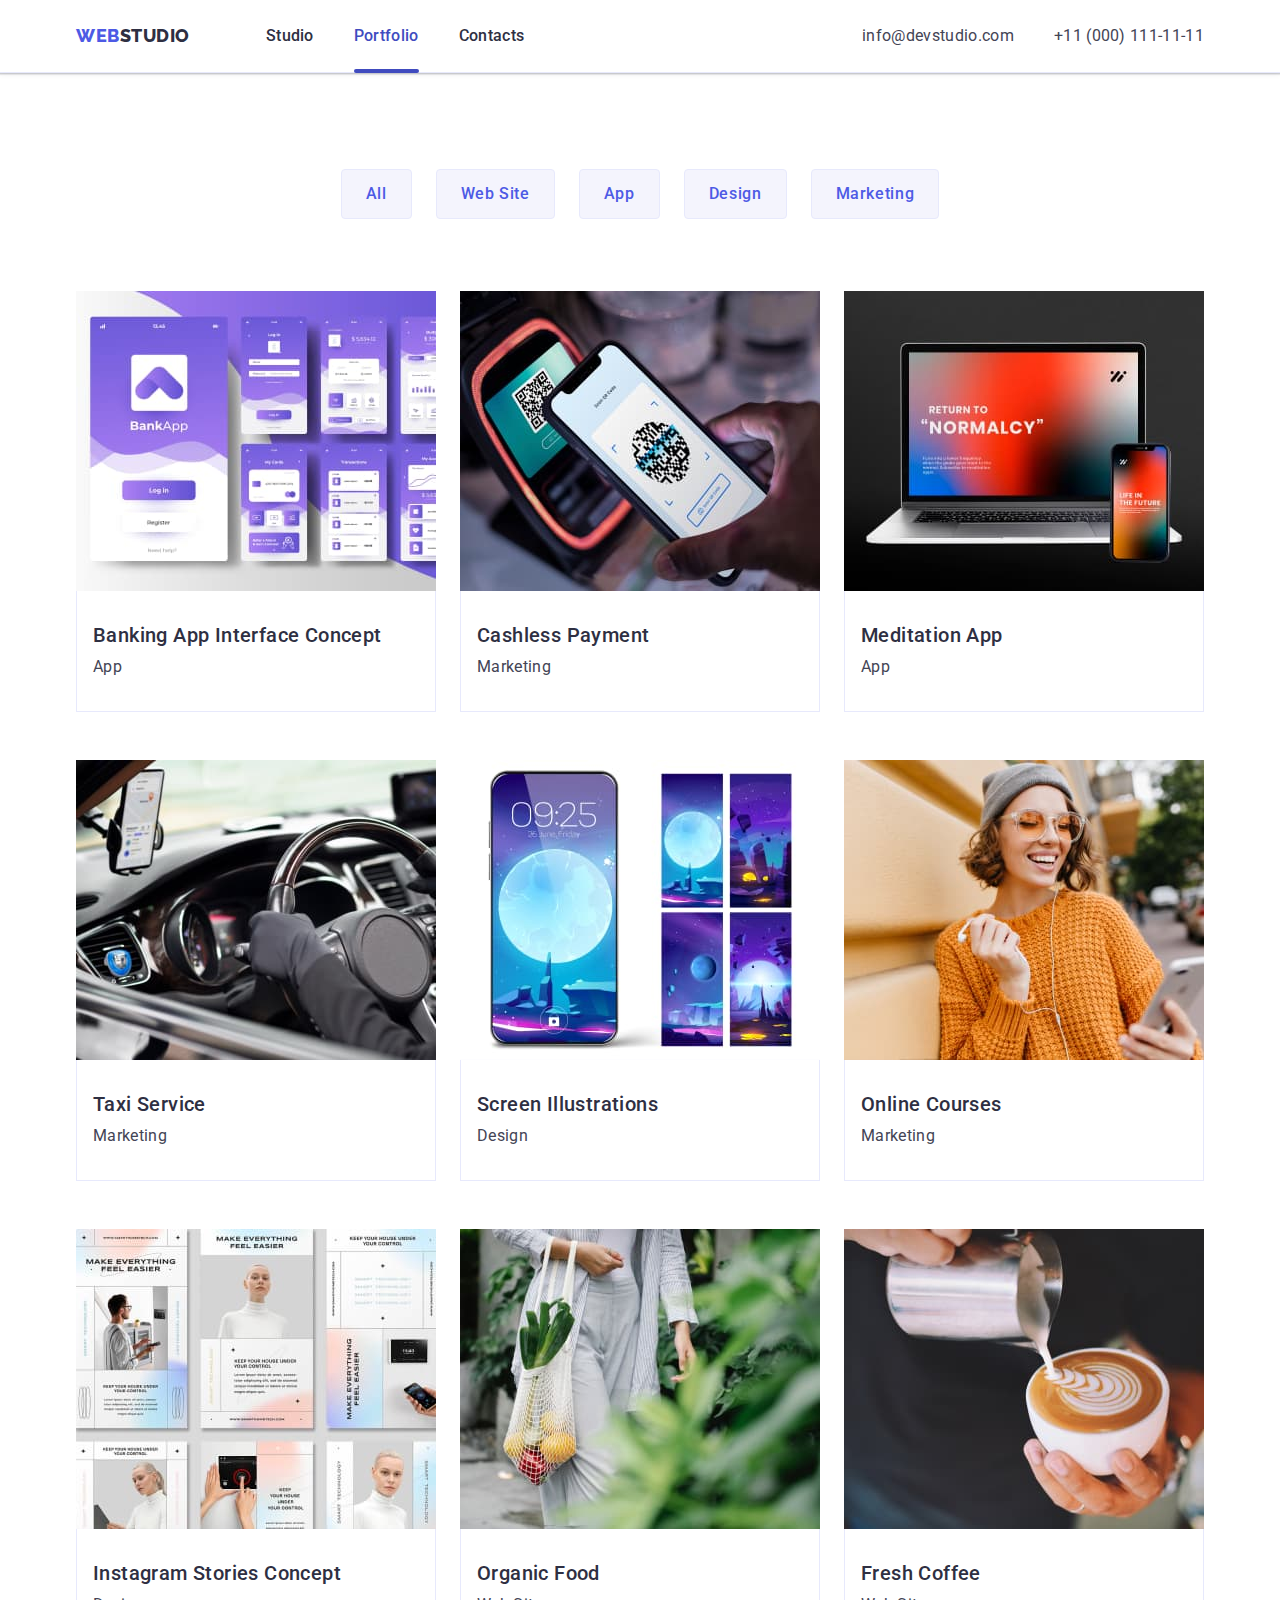
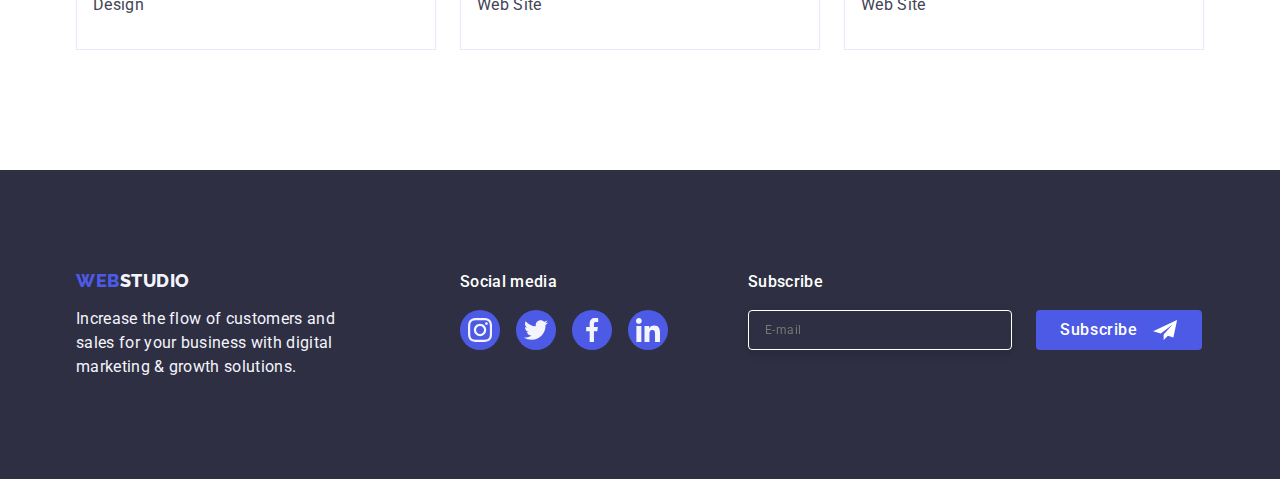
<file: portfolio.html>
<!DOCTYPE html>
<html lang="en">
  <head>
    <meta charset="UTF-8" />
    <meta http-equiv="X-UA-Compatible" content="IE=edge" />
    <meta name="viewport" content="width=device-width, initial-scale=1.0" />
    <title>WebStudio</title>
    <link
      rel="stylesheet"
      href="https://cdn.jsdelivr.net/npm/modern-normalize@1.1.0/modern-normalize.min.css"
    />
    <link rel="preconnect" href="https://fonts.googleapis.com" />
    <link rel="preconnect" href="https://fonts.gstatic.com" crossorigin />
    <link
      href="https://fonts.googleapis.com/css2?family=Raleway:wght@800&family=Roboto:wght@400;500;700;900&display=swap"
      rel="stylesheet"
    />
    <link rel="stylesheet" href="./css/styles.css" />
  </head>
  
  <body>
    <header class="page-header">
      <div class="container page-header-container">
        <nav class="page-nav">
          <a class="logo-type link" href="./index.html"
            >Web<span class="colorr">Studio</span></a
          >
          <ul class="menu-list list">
            <li class="menu-item">
              <a class="menu-link link" href="./index.html">Studio</a>
            </li>

            <li class="menu-item">
              <a class="menu-link link menu-link-after" href="./portfolio.html">Portfolio</a>
            </li>

            <li class="menu-item">
              <a class="menu-link link" href="">Contacts</a>
            </li>
          </ul>
        </nav>

        <address class="contacts-i">
          <ul class="contact list">
            <li class="contact-item">
              <a class="addressa link" href="mailto:info@devstudio.com"
                >info@devstudio.com</a
              >
            </li>
            <li class="contact-item">
              <a class="addressa link" href="tel:+110001111111"
                >+11 (000) 111-11-11</a
              >
            </li>
          </ul>
        </address>
      </div>
    </header>

    <!-- Portfolio -->
    <main>
      <!-- Portfolio-btn -->
      <section class="section-portfolio">
        <div class="container">
          <h1 hidden class="zoro">filter-portfolio</h1>
          <ul class="flex-btn list">
            <li class="flex-list list">
              <button class="portfolio-btn" type="button">All</button>
            </li>

            <li class="flex-list list">
              <button class="portfolio-btn" type="button">Web Site</button>
            </li>

            <li class="flex-list list">
              <button class="portfolio-btn" type="button">App</button>
            </li>

            <li class="flex-list list">
              <button class="portfolio-btn" type="button">Design</button>
            </li>

            <li class="flex-list list">
              <button class="portfolio-btn" type="button">Marketing</button>
            </li>
          </ul>

          <!-- Portfolio-list -->
          <ul class="flex-container-portfolio list link">
            <li class="flex-items-portfolio link">
              <a href="" class="link-a">
                <div class="link-overlay">
                  <img
                    class="link"
                    src="./images/portfolio/img-4.jpg"
                    alt="img-banking-app"
                    width="360"
                    height="300"
                  />
                  <p class="overlay">
                    14 Stylish and User-Friendly App Design Concepts · Task
                    Manager App · Calorie Tracker App · Exotic Fruit Ecommerce
                    App · Cloud Storage App
                  </p>
                </div>

                <div class="post-ht">
                  <h2 class="post-heading menu-portfolio">
                    Banking App Interface Concept
                  </h2>
                  <p class="portfolio-text">App</p>
                </div>
              </a>
            </li>

            <li class="flex-items-portfolio link">
              <a href="" class="link-a">
                <div class="link-overlay">
                  <img
                    class="link"
                    src="./images/portfolio/img-5.jpg"
                    alt="img-cashless-payment"
                    width="360"
                    height="300"
                  />
                  <p class="overlay">
                    14 Stylish and User-Friendly App Design Concepts · Task
                    Manager App · Calorie Tracker App · Exotic Fruit Ecommerce
                    App · Cloud Storage App
                  </p>
                </div>

                <div class="post-ht">
                  <h2 class="post-heading menu-portfolio">Cashless Payment</h2>
                  <p class="portfolio-text">Marketing</p>
                </div>
              </a>
            </li>

            <li class="flex-items-portfolio link">
              <a href="" class="link-a">
                <div class="link-overlay">
                  <img
                    class="link"
                    src="./images/portfolio/img-6.jpg"
                    alt="img-meditation-app"
                    width="360"
                    height="300"
                  />
                  <p class="overlay">
                    14 Stylish and User-Friendly App Design Concepts · Task
                    Manager App · Calorie Tracker App · Exotic Fruit Ecommerce
                    App · Cloud Storage App
                  </p>
                </div>

                <div class="post-ht">
                  <h2 class="post-heading menu-portfolio">Meditation App</h2>
                  <p class="portfolio-text">App</p>
                </div>
              </a>
            </li>

            <li class="flex-items-portfolio link">
              <a href="" class="link-a">
                <div class="link-overlay">
                  <img
                    class="link"
                    src="./images/portfolio/img-7.jpg"
                    alt="img-taxi-service"
                    width="360"
                    height="300"
                  />
                  <p class="overlay">
                    14 Stylish and User-Friendly App Design Concepts · Task
                    Manager App · Calorie Tracker App · Exotic Fruit Ecommerce
                    App · Cloud Storage App
                  </p>
                </div>

                <div class="post-ht">
                  <h2 class="post-heading menu-portfolio">Taxi Service</h2>
                  <p class="portfolio-text">Marketing</p>
                </div>
              </a>
            </li>

            <li class="flex-items-portfolio link">
              <a href="" class="link-a">
                <div class="link-overlay">
                  <img
                    class="link"
                    src="./images/portfolio/img-8.jpg"
                    alt="img-screen-illustrations"
                    width="360"
                    height="300"
                  />
                  <p class="overlay">
                    14 Stylish and User-Friendly App Design Concepts · Task
                    Manager App · Calorie Tracker App · Exotic Fruit Ecommerce
                    App · Cloud Storage App
                  </p>
                </div>

                <div class="post-ht">
                  <h2 class="post-heading menu-portfolio">
                    Screen Illustrations
                  </h2>
                  <p class="portfolio-text">Design</p>
                </div>
              </a>
            </li>

            <li class="flex-items-portfolio link">
              <a href="" class="link-a">
                <div class="link-overlay">
                  <img
                    class="link"
                    src="./images/portfolio/img-9.jpg"
                    alt="img-online-courses"
                    width="360"
                    height="300"
                  />
                  <p class="overlay">
                    14 Stylish and User-Friendly App Design Concepts · Task
                    Manager App · Calorie Tracker App · Exotic Fruit Ecommerce
                    App · Cloud Storage App
                  </p>
                </div>

                <div class="post-ht">
                  <h2 class="post-heading menu-portfolio">Online Courses</h2>
                  <p class="portfolio-text">Marketing</p>
                </div>
              </a>
            </li>

            <li class="flex-items-portfolio link">
              <a href="" class="link-a">
                <div class="link-overlay">
                  <img
                    class="link"
                    src="./images/portfolio/img-10.jpg"
                    alt="img-instagram-stories-concept"
                    width="360"
                    height="300"
                  />
                  <p class="overlay">
                    14 Stylish and User-Friendly App Design Concepts · Task
                    Manager App · Calorie Tracker App · Exotic Fruit Ecommerce
                    App · Cloud Storage App
                  </p>
                </div>

                <div class="post-ht">
                  <h2 class="post-heading menu-portfolio">
                    Instagram Stories Concept
                  </h2>
                  <p class="portfolio-text">Design</p>
                </div>
              </a>
            </li>

            <li class="flex-items-portfolio link">
              <a href="" class="link-a">
                <div class="link-overlay">
                  <img
                    class="link"
                    src="./images/portfolio/img-11.jpg"
                    alt="img-organic-food"
                    width="360"
                    height="300"
                  />
                  <p class="overlay">
                    14 Stylish and User-Friendly App Design Concepts · Task
                    Manager App · Calorie Tracker App · Exotic Fruit Ecommerce
                    App · Cloud Storage App
                  </p>
                </div>

                <div class="post-ht">
                  <h2 class="post-heading menu-portfolio">Organic Food</h2>
                  <p class="portfolio-text">Web Site</p>
                </div>
              </a>
            </li>

            <li class="flex-items-portfolio">
              <a href="" class="link-a">
                <div class="link-overlay">
                  <img
                    class="link"
                    src="./images/portfolio/img-12.jpg"
                    alt="img-fresh-coffee"
                    width="360"
                    height="300"
                  />
                  <p class="overlay">
                    14 Stylish and User-Friendly App Design Concepts · Task
                    Manager App · Calorie Tracker App · Exotic Fruit Ecommerce
                    App · Cloud Storage App
                  </p>
                </div>

                <div class="post-ht">
                  <h2 class="post-heading menu-portfolio">Fresh Coffee</h2>
                  <p class="portfolio-text">Web Site</p>
                </div>
              </a>
            </li>
          </ul>
        </div>
      </section>
    </main>

    <!--footer  -->
    <footer class="footer">
      <div class="container footer-container">
        <div class="logo-type-text-footer">
          <a class="logo-type-footer link" href="./index.html">Web<span class="colorr-footer">Studio</span></a>
          <p class="footer-text">
            Increase the flow of customers and sales for your business with
            digital marketing & growth solutions.
          </p>
        </div>
        <div class="social-network-footer">
          <p class="social-network-text">Social media</p>
          <ul class="social-network-list list">
            <li class="social-network-list-item">
              <a href="" class="social-network-list-link"><svg class="social-network-list-icon" width="24" height="24">
                  <use href="./images/icons.svg#icon-instagram"></use>
                </svg>
              </a>
            </li>

            <li class="social-network-list-item">
              <a href="" class="social-network-list-link"><svg class="social-network-list-icon" width="24" height="24">
                  <use href="./images/icons.svg#icon-twitter"></use>
                </svg>
              </a>
            </li>

            <li class="social-network-list-item">
              <a href="" class="social-network-list-link"><svg class="social-network-list-icon" width="24" height="24">
                  <use href="./images/icons.svg#icon-facebook"></use>
                </svg>
              </a>
            </li>

            <li class="social-network-list-item">
              <a href="" class="social-network-list-link"><svg class="social-network-list-icon" width="24" height="24">
                  <use href="./images/icons.svg#icon-linkedin"></use>
                </svg>
              </a>
            </li>
          </ul>
        </div>

        <div class="footer-email">
          <p class="footer-email-text">Subscribe</p>
          <form class="footer-email-form">
            <label class="footer-email-label">
              <input
                class="footer-email-input"
                type="email"
                name="email"
                required 
                placeholder="E-mail"/>
            </label>
            <button class="footer-email-btn" type="submit">Subscribe
              <svg class="footer-email-svg" width="24" height="20">
                <use href="./images/icons.svg#icon-telegram"></use>
              </svg>
            </button>
          </form>
        </div>
      </div>
    </footer>

  </body>
</html>
</file>
<file: css/styles.css>
:root {
  --frequent-color: #2e2f42;
  --logo-btm-color: #4d5ae5;
  --text-color: #434455;
  --fond-color: #ffffff;
  --fond-btn-color: #f4f4fd;
  --btn-color: #404bbf;
  --border-color: #e7e9fc;
  --border-link: #8e8f99;
  --transition: 250ms cubic-bezier(0.4, 0, 0.2, 1);
}

h1,
h2,
h3,
p {
  margin-top: 0;
  margin-bottom: 0;
}

ul {
  margin-top: 0;
  margin-bottom: 0;
  padding-left: 0;
}

img {
  display: block;
  height: auto;
  width: 100%;
}

address {
  font-style: normal;
}

button {
  cursor: pointer;
}

body {
  font-family: "Roboto", sans-serif;
  color: var(--text-color);
  background-color: var(--fond-color);
}

.list {
  list-style: none;
}
.link,
.link-a {
  text-decoration: none;
}

.container {
  min-width: 320px;
    max-width: 428px;
    margin-left: auto;
    margin-right: auto;
    padding-left: 15px;
    padding-right: 15px
}

  @media screen and (max-width: 428px) {
    .container {
    max-width: 428px;
    /* margin-left: auto;
    margin-right: auto; */
    } 
 }

 @media screen and (min-width: 768px) {
     .container {
      max-width: 768px;
      } 
      .mobile-menu-open {
         display: none;
      }
  }

  @media screen and (min-width: 1158px) {
     .container {
      max-width: 1158px;
      } 
  }
  
  /* tab-version */
  @media screen and (min-width: 768px) {
    .contact {
      display: flex;
      flex-direction: column;
      gap: 12px;
    }
    /* .mobile-menu-open {
      display: none;
    
    } */
  }
  
  



.logo-type {
  font-family: 'Raleway', sans-serif;
  font-weight: 800;
  font-size: 18px;
  line-height: 1.17;
  letter-spacing: 0.03em;
  text-transform: uppercase;
  color: var(--logo-btn-color);
  display: flex;
  align-items: center;
  margin-right: 76px;
  }
  
  .colorr {
      color: var(--accent-color);
     }
  
  .menu-list {
      display: flex;
      gap: 40px;
    }
  
    @media screen and (max-width: 767px) {
      .menu-list {
          display: none;
      }
     
      .contacts-i {
          display: none;
      }
     
   }
  
   /* tab-version */
 
      
  .menu-link {
  font-weight: 500;
  font-size: 16px;
  line-height: 1.5;
  letter-spacing: 0.02em;
  color: var(--accent-color);
  display: inline-block;
  padding-top: 24px;
  padding-bottom: 24px;
  transition: color var(--transition);
  }
  
  .menu-link:hover,
  .menu-link:focus {
      color: var(--btn-color);
  }
  
  .address {
  font-size: 16px;
  line-height: 1.5;
  letter-spacing: 0.02em;
  color: var(--text-color);
  } 
  
  .addressa:hover,
  .addressa:focus {
      color: var(--btn-color);
  }
  
  .addressa {
  font-size: 16px;
  line-height: 1.5;
  letter-spacing: 0.02em;
  color: var(--text-color);
  transition: color var(--transition);
  }
  

/* Header */

.page-header-container {
  display: flex;
  align-items: center;
  justify-content: space-between;
}

.page-header-container {
  padding-top: 24px;
  padding-bottom: 22px;
}

.mobile-menu-open {
  /* opacity: 1; */
  background-color: transparent;
  border: none;
  padding: 0;
  line-height: 0;

}

.mobile-menu-open-icon {
  stroke: #2e2f42;
  top: 24px;
  right: 24px;
  /* transition: 1500ms cubic-bezier(0.4, 0, 0.2, 1); */
}

/* mobile-menu-close */

.mobile-menu-close-container {
  position: fixed;
  top: 0;
  left: 0;
  display: flex;
  flex-direction: column;
  justify-content: space-between;
  gap: 40px;
  width: 100%;
  height: 100%;
  padding: 80px 24px 40px 40px;
  background-color: var(--fond-color) ;
  z-index: 1000;
  transition: var(--transition);
  transform: translateX(100%);
  overflow-y: auto;
}

.mobile-menu-close-container.is-open {
    transform: translateX(0);
  }

  .mobile-menu-close-container:hover .mobile-menu-open ,
  .mobile-menu-close-container:focus .mobile-menu-open {
    transform: translate(0 0);
  }

  @media screen and (min-width: 768px) {
.mobile-menu-close-container {
    display: none;
}
 }

.mobile-menu-close-btn {
  position: absolute;
  top: 24px;
  right: 24px;
  display: flex;
  justify-content: center;
  align-items: center;
  width: 24px;
  height: 24px;
  background-color: rgba(231, 233, 252, 0.1);
  border-radius: 50%;
  border: 1px solid rgba(0, 0, 0, 0.1);
  cursor: pointer;
  transition: var(--transition);
  padding: 0;
}

.mobile-menu {
  display: flex;
  flex-direction: column;
  gap: 40px;
  padding: 0;
  margin: 0;
  list-style: none;
  margin-bottom: auto;
}

.mobile-menu-header {
  font-weight: 700;
  font-size: 36px;
  line-height: 1.11;
  letter-spacing: 0.02em;
  color: #2E2F42;
}

.mobile-menu-header:hover,
.mobile-menu-header:focus {
    color: var(--btn-color);
    transition: transform var(--transition);
}

.mobile-menu-address {
  font-style: normal;
}

.mobile-menu-contacs {
  display: flex;
  flex-direction: column;
  gap: 40px;
  margin-bottom: 48px;
}



.mobile-menu-contacs-tel {
  display: block;
    font-weight: 700;
    font-size: 36px;
    line-height: 1.11;
    letter-spacing: 0.02em;
    color: var(--logo-btm-color);
} 

@media only screen and (min-width: 320px) and (max-width: 427px) {
  .mobile-menu-contacs-tel {
    font-size: 26px;
  } 
}

.mobile-menu-contacs-mail {
  font-weight: 500;
  font-size: 20px;
  line-height: 1.2;
  letter-spacing: 0.02em;
  color: var(--text-color);
}

.mobile-menu-socials {
  display: flex;
  gap: 56px;
}

@media only screen and (min-width: 320px) and (max-width: 427px) {
  .mobile-menu-socials {
    gap: 34px;
  } 
}

.mobile-menu-socials-list {
  width: 40px;
  height: 40px;
}

.mobile-menu-socials-link {
  display: flex;
  justify-content: center;
  align-items: center;
  width: 100%;
  height: 100%;
  background-color: var(--logo-btm-color);
  border-radius: 50%;
}


.mobile-menu-close-container .is-open {
  visibility: visible;
  pointer-events: auto;
}


.page-header {
  box-shadow: 0px 2px 1px rgba(46, 47, 66, 0.08),
    0px 1px 1px rgba(46, 47, 66, 0.16), 0px 1px 6px rgba(46, 47, 66, 0.08);
    border-bottom: 1px solid var(--border-color)
}

.logo-type {
  display: flex;
  align-items: center;
  margin-right: 76px;
  font-family: "Raleway", sans-serif;
  font-weight: 800;
  font-size: 18px;
  line-height: 1.17;
  letter-spacing: 0.03em;
  text-transform: uppercase;
  color: var(--logo-btm-color);
}


.colorr {
  color: var(--frequent-color);
}

.menu-list {
  display: flex;
  gap: 40px;
}



@media screen and (max-width: 767px) {
  .menu-list {
      display: none;
  }
  .contacts-i {
      display: none;
  }
}

.menu-link {
  position: relative;
  display: inline-block;
  padding-top: 24px;
  padding-bottom: 24px;
  font-weight: 500;
  font-size: 16px;
  line-height: 1.5;
  letter-spacing: 0.02em;
  color: var(--frequent-color);
  transition: color var(--transition);
}

.menu-link:hover,
.menu-link:focus {
  color: var(--btn-color);
}

.menu-link-after::after {
  position: absolute;
  left: 0;
  bottom: -1px;
  display: block;
  width: 100%;
  height: 4px;
  background-color: var(--btn-color);
  border-radius: 2px;
  content: "";
  margin: 0 auto;
}

.menu-link-after {
  color: var(--btn-color);
}

.addressa {
  font-family: "Roboto", sans-serif;
  font-style: normal;
  font-size: 16px;
  line-height: 1.5;
  letter-spacing: 0.02em;
  color: var(--text-color);
  display: flex;
  align-items: center;
  transition: color var(--transition);
}

.contact-mailto-nunber,
.contact-mailto-nunbe {
  color: var(--btn-color);
}

.addressa:hover,
.addressa:focus {
  color: var(--btn-color);
}

.contact {
  display: flex;
  gap: 40px;
  padding-top: 24px;
  padding-bottom: 24px;
}
 
.contacts-i {
  font-style: normal;
  margin-left: auto;
}

@media screen and (min-width: 1158px) {
  .contact {
   flex-direction: inherit;
   gap: 40px;
   } 
   .page-header-container {
    padding-top: 0;
    padding-bottom: 0;
   }

}

 .page-header {
  border-bottom: 1px solid var(--border-color);
  background-color: var(--fond-color);
}

.page-nav {
  display: flex;
  align-items: center;
}

.page-header-container {
  display: flex;
  align-items: center;
  justify-content: space-between;
} 

@media screen and (min-width: 768px)  and (max-width: 1157px) {
  .contact {
    display: flex;
    flex-direction: column;
    padding-top: 0;
    padding-bottom: 0;
    gap: 12px;
  }
  .mobile-menu-open {
    display: none;
  
  }
  .page-header-container {
    padding-top: 0;
    padding-bottom: 0;
    
  }

  .addressa {
    font-size: 12px;
  }
  
}

 /* Section 1/ */

.section-hero {
  background: var(--frequent-color);
  padding: 188px 0;
  background-repeat: no-repeat;
  background-image: linear-gradient(
      rgba(46, 47, 66, 0.7),
      rgba(46, 47, 66, 0.7)
    ),
    url(../images/hero/people-office.jpg);
  background-position: center;
  background-size: cover;
  max-width: 1440px;
  margin: 0 auto;
  background-color: #303030;
}

.modal-btn:hover,
.modal-btn:focus {
    background: var(--btn-color);
    color: var(--fond-color);
    }

/* tab */

/* @media screen and (min-width: 768px) {
  .section-hero {
    background-image: url();
  }
} */

/* 2x-mob */

/* @media screen and (min-device-pixel-ratio: 2) and (max-width: 767px),
  screen and (min-resolution: 192dpi) and (max-width: 767px),
  screen and (min-resolution: 2dppx) and (max-width: 767px)
   {
  .section-hero {
    background-image: url();
  }
} */

/* 2x-tab */
/* 
@media screen and (min-device-pixel-ratio: 2) and (min-width: 768px),
  screen and (min-resolution: 192dpi) and (min-width: 768px),
  screen and (min-resolution: 2dppx) and (min-width: 768px)
   {
  .section-hero {
    background-image: url();
  }
} */

@media only screen and (max-width: 428px) {
    .section-hero {
      background-image: linear-gradient(
          rgba(46, 47, 66, 0.7),
          rgba(46, 47, 66, 0.7)
        ),
        url("../images/hero/mob/people-office-mob.jpg");
    }
  
    @media (min-device-pixel-ratio: 2),
      (min-resolution: 192dpi),
      (min-resolution: 2dppx) {
      .section-hero {
        background-image: linear-gradient(
            rgba(46, 47, 66, 0.7),
            rgba(46, 47, 66, 0.7)
          ),
          url("../images/hero/mob/people-office-mob@2x.jpg");
      }
    }
  }
  
  @media only screen and (min-width: 429px) and (max-width: 768px) {
    .section-hero {
      background-image: linear-gradient(
          rgba(46, 47, 66, 0.7),
          rgba(46, 47, 66, 0.7)
        ),
        url("../images/hero/tab/people-office-tab.jpg");
    }
  
    @media (min-device-pixel-ratio: 2),
      (min-resolution: 192dpi),
      (min-resolution: 2dppx) {
      .section-hero {
        background-image: linear-gradient(
            rgba(46, 47, 66, 0.7),
            rgba(46, 47, 66, 0.7)
          ),
          url("../images/hero/tab/people-office-tab@2x.jpg");
      }
    }
  }
  
  @media only screen and (min-width: 768px) {
    .section-hero {
      height: 436px;
    }
  }
  
  @media only screen and (min-width: 769px) {
    .section-hero {
      background-image: linear-gradient(
          rgba(46, 47, 66, 0.7),
          rgba(46, 47, 66, 0.7)
        ),
        url("../images/hero/des/people-office-des.jpg");
    }
  
    @media (min-device-pixel-ratio: 2),
      (min-resolution: 192dpi),
      (min-resolution: 2dppx) {
      .section-hero {
        background-image: linear-gradient(
            rgba(46, 47, 66, 0.7),
            rgba(46, 47, 66, 0.7)
          ),
          url("../images/hero/des/people-office-des@2x.jpg");
      }
    }
  }

@media only screen and (min-width: 1158px) {
  .section-hero {
    padding: 188px 0;

    max-width: 1440px;
    height: 600px;
  }
}

.main-title {
  font-size: 56px;
  line-height: 1.07;
  letter-spacing: 0.02em;
  color: var(--fond-color);
  max-width: 496px;
  display: flex;
  flex-wrap: wrap;
  margin-left: auto;
  margin-right: auto;
  text-align: center;
}

.modal-btn {
  font-family: "Roboto", sans-serif;
  font-weight: 500;
  font-size: 16px;
  line-height: 1.5;
  letter-spacing: 0.04em;
  color: var(--fond-color);
  background: var(--logo-btm-color);
  cursor: pointer;
  margin-top: 48px;
  margin-left: auto;
  margin-right: auto;
  display: block;
  padding: 16px 32px;
  border: none;
  height: 56px;
  min-width: 169px;
  border-radius: 4px;
  transition: color var(--transition), background var(--transition);
}

.modal-btn:hover,
.modal-btn:focus {
  background: var(--btn-color);
  color: var(--fond-color);
}

@media screen and (max-width: 767px) {
  .main-title {
      max-width: 320px;
      font-size: 36px;
     } 
     .modal-btn {
      margin-top: 72px;
     }


}

@media screen and (min-width: 768px) and (max-width: 1157px) {
  .modal-btn {
    margin-top: 36px;
   }

}

@media screen and (max-width: 1157px) {
  .section-hero {
      padding: 112px 0;
   } 
    
}

/* Section 2 */

.distinctive-features {
  padding: 120px 0;
}

.visually-hidden {
  position: absolute;
  width: 1px;
  height: 1px;
  margin: -1px;
  border: 0;
  padding: 0;
  white-space: nowrap;
  clip-path: inset(100%);
  clip: rect(0 0 0 0);
  overflow: hidden;
}

.flex-container-s {
  list-style: none;
  display: flex;
  flex-wrap: wrap;
  gap: 24px;
}

.flex-items-s {
  flex-basis: calc((100% - 72px) / 4);
}

.flex-h-s {
  display: flex;
  margin-bottom: 8px;
  margin-left: 0;
}

.distinctive-features-text {
  font-size: 16px;
  font-weight: 500;
  line-height: 1.5;
  letter-spacing: 0.02em;
  color: var(--text-color);
  }

.distinctive-features-header {
  text-align: center;
  font-weight: 500;
  font-size: 20px;
  line-height: 1.2;
  letter-spacing: 0.02em;
  color: var(--frequent-color);
}

.icon {
  display: flex;
  height: 112px;
  margin-bottom: 8px;
  justify-content: center;
  align-items: center;
  background: #f4f4fd;
  border-radius: 4px;
}

@media only screen and (min-width: 320px) and (max-width: 414px) {
  .distinctive-features-text {
    width: 100%;
    font-size: 14px;
  } 
  
}

@media screen and (max-width: 767px) {
  .flex-container-s {
    flex-direction: column;
    gap: 72px;
    margin: auto;
  }
  
  .flex-h-s {
    display: block;
    font-weight: 700;
    font-size: 36px;
    line-height: 1.11;
    
  }
  .distinctive-features-text {
    font-weight: 500;

  }
}


@media screen and (min-width: 768px) and (max-width: 1157px) {
  .flex-container-s {
  width: 736px;
  gap: 72px 24px;
}

.flex-items-s {
  flex-basis: calc((100% - 24px) / 2);
}
}

@media screen and (max-width: 1157px) {
  .icon {
      display: none;
   } 

   .distinctive-features {
    padding: 96px 0;
   }

   .distinctive-features-header {
    font-weight: 700;
    font-size: 36px;
    line-height: 1.11;
  }
    .distinctive-features-text {
      font-size: 16px;
        line-height: 24px;
        
  
    }

    
}


/*=====================  Section 3 =============================  */

.our-work {
  padding-bottom: 120px;
}

.our-work-header {
  font-size: 36px;
  line-height: 1.11;
  letter-spacing: 0.02em;
  text-transform: capitalize;
  text-align: center;
  color: var(--frequent-color);
}

.flex-container-w {
  display: flex;
  gap: 24px;
}

.flex-h-w {
  margin-bottom: 72px;
}

.flex-items-w {
  flex-basis: calc((100% - 48px) / 3);
}

@media screen and (max-width: 1157px) {
  .our-work {
    display: none;
  }
    
}

@media screen and (min-width: 1157px) {
  .flex-container-w {
   width: 1128px;
  }
   
}

/*======================== Section 4 ======================*/

.flex-h-t {
  margin-bottom: 72px;
}

.flex-container-t {
  display: flex;
  align-items: center;
  justify-content: center;
  text-align: center;
  gap: 24px;
}

.flex-items-t {
  border-radius: 0 0 4px 4px;
  /* flex-basis: calc((100% - 72px) / 4); */
  box-shadow: 0px 1px 6px rgba(46, 47, 66, 0.08),
    0px 1px 1px rgba(46, 47, 66, 0.16), 0px 2px 1px rgba(46, 47, 66, 0.08);
}

.post-s-t {
  padding: 32px 0;
}

.team-member-name {
  text-align: center;
  margin-bottom: 8px;
}

.our-team-text {
  text-align: center;
}

.our-team {
  background: var(--fond-btn-color);
  padding: 120px 0;
}

.our-team-header {
  font-size: 36px;
  line-height: 1.11;
  letter-spacing: 0.02em;
  text-transform: capitalize;
  text-align: center;
  color: var(--frequent-color);
}

.team-member-name {
  font-weight: 500;
  font-size: 20px;
  line-height: 1.2;
  letter-spacing: 0.02em;
  color: var(--frequent-color);
}

.our-team-text {
  font-size: 16px;
  line-height: 1.5;
  letter-spacing: 0.02em;
  color: var(--text-color);
  margin-bottom: 8px;
}



.img {
  background-color: var(--fond-color);
}

.social-list {
  display: flex;
  justify-content: center;
  gap: 24px;
}

.social-list-item {
  width: 40px;
  height: 40px;
}

.social-list-link {
  display: flex;
  justify-content: center;
  align-items: center;
  width: 100%;
  height: 100%;
  border-radius: 50%;
  background-color: #4d5ae5;
  transition: background-color var(--transition);
}

.social-list-icon {
  fill: currentColor;
}

.social-list-link:hover,
.social-list-link:focus {
  background-color: #404bbf;
}

.social-list-link:hover .social-list-icon,
.social-list-link:focus .social-list-icon {
  fill: var(--fond-btn-color);
}

@media screen and (max-width: 767px) {
   
  .flex-container-t {
    flex-direction: column;
    gap: 72px;
  }  
  
}

@media screen and (min-width: 768px) and (max-width: 1157px) {
  .container-our-team {
    max-width: 584px;
    padding: 16px;
  }
  
.flex-container-t {
    flex-wrap: wrap;
    gap: 64px 24px;
    margin-right: 0;
  } 

  .img {
    width: 100%;
  }
  
  .flex-items-t {
    flex-basis: calc((100% - 24px) / 2);
  }

  
  
}

@media screen and (max-width: 1157px) {
   
  .our-team {
    padding: 96px 0;
  }  
  
}


/*======================== Section 5 ========================  */
.customers {
  padding-top: 120px;
  padding-bottom: 120px;
}

.customers-header {
  display: flex;
  justify-content: center;
  align-items: center;
  font-size: 36px;
  line-height: 1.1;
  margin-bottom: 72px;
  color: var(--frequent-color);
}

.customers-list {
  display: flex;
  flex-wrap: wrap;
  justify-content: center;
  gap: 24px;
  
}

.customers-list-item {
  width: calc((100% - 120px) / 6);
  height: 88px;
}

.customers-list-link {
  width: 100%;
  height: 100%;
}

.customers-list-link {
  display: flex;
  justify-content: center;
  align-items: center;
  border: 1px solid #8e8f99;
  border-radius: 4px;
  color: var(--border-link);
  transition: color var(--transition);
}

.customers-list-link:hover,
.customers-list-link:focus {
  border-color: #404bbf;
  color: #404bbf;
}

.customers-list-icon {
  fill: currentColor;
}

@media screen and (max-width: 767px) {
  .container-customers {
      max-width: 396px;
  }
 
  
  .customers-list-item {
      width: 100%;
      width: calc((100% - 48px) / 2); 
      gap: 72px 16px;
  
}
 
 
}

@media screen and (min-width: 768px) and (max-width: 1157px) {

  .container-customers {
      max-width: 582px;
  }
 
  
  .customers-list-item {
    display: flex;
      width: 100%;
      flex-wrap: wrap;
      width: calc((100% - 48px) / 3); 
      gap: 72px 24px;
  
}
 
 
}


/*======================== Footer ============================ */

.footer {
  background: var(--frequent-color);
  padding: 100px 0;
}

.logo-type-footer {
  font-family: "Raleway", sans-serif;
  font-style: normal;
  font-weight: 800;
  font-size: 18px;
  line-height: 1.17;
  letter-spacing: 0.03em;
  text-transform: uppercase;
  color: var(--logo-btm-color);
}

.footer-text {
  font-size: 16px;
  line-height: 1.5;
  letter-spacing: 0.02em;
  color: var(--fond-btn-color);
}

.logo-type-footer {
  margin-bottom: 16px;
  display: inline-block;
}

.footer-text {
  max-width: 264px;
}

/* colorr-footer-logo */
.colorr-footer {
  color: var(--fond-btn-color);
}

.footer-container {
  display: flex;
  align-items: baseline;
}

.logo-type-text-footer {
  margin-right: 120px;
}

.social-network-text {
  font-weight: 500;
  font-size: 16px;
  line-height: 1.5;
  letter-spacing: 0.02em;
  margin-bottom: 16px;
  color: var(--fond-color);
}

.social-network-list {
  display: flex;
  gap: 16px;
}

.social-network-list-link {
  display: flex;
  justify-content: center;
  align-items: center;
  width: 40px;
  height: 40px;
  border-radius: 50%;
  background-color: #4d5ae5;
  transition: background-color var(--transition);
}

.social-network-list-link:hover,
.social-network-list-link:focus {
  background-color: #31d0aa;
}

.social-network-list-icon {
  fill: var(--fond-btn-color);
}

.footer-email {
  display: flex;
  flex-wrap: wrap;
  flex-direction: column;
  margin-left: 80px;
}

.footer-email-text {
  margin-bottom: 16px;
  font-weight: 500;
  font-size: 16px;
  line-height: 1.5;
  letter-spacing: 0.02em;
  color: var(--fond-color);
}

.footer-email-form {
  display: flex;
  gap: 24px;
}

.footer-email-input {
  display: block;
  font-size: 12px;
  line-height: 2;
  letter-spacing: 0.04em;
  width: 264px;
  height: 40px;
  padding: 8px 16px;
  box-sizing: border-box;
  border: 1px solid #ffffff;
  filter: drop-shadow(0px 4px 4px rgba(0, 0, 0, 0.15));
  border-radius: 4px;
  background-color: var(--frequent-color);
  color: var(--fond-color);
  outline: 2px solid transparent;
  outline-offset: -2px;
  transition: outline-color var(--transition);
}

.footer-email-btn {
  position: relative;
  display: flex;
  gap: 16px;
  min-width: 165px;
  height: 40px;
  padding: 8px 64px 8px 24px;
  border: none;
  border-radius: 4px;
  font-family: inherit;
  font-weight: 500;
  letter-spacing: 0.04em;
  cursor: pointer;
  align-items: center;
  background-color: var(--logo-btm-color);
  color: var(--fond-color);
  transition: background-color var(--transition);
}

.footer-email-btn:hover,
.footer-email-btn:focus {
background: var(--btn-color);
color: var(--fond-color);
}

.footer-email-svg {
  position: absolute;
  display: block;
  top: 50%;
  left: 117px;
  transform: translateY(-50%);
  fill: var(--fond-color);
}



/* ================ footer-mob ============= */


@media screen and (max-width: 767px) {
  .footer {
    align-items: center;
    padding: 0 0;
    
  }
  .footer-container {
    flex-direction: column;
    align-items: center;
    max-width: 432px;
    padding-top: 96px;
    padding-bottom: 96px;
    margin-left: auto;
    margin-right: auto;
  }
  .logo-type-text-footer {
    margin-right: 0;
    margin-bottom: 72px;
    text-align: center;
  }
  .footer-email {
  display: flex;
   flex-direction: column;
   justify-content: center;
   align-items: center;
   margin-left: 0;
   margin-top: 72px;
  }
  .footer-email-form {
    flex-direction: column;
    margin-left: 0;
  }
  .footer-email-btn {
    width: 165px;
    margin-left: auto;
    margin-right: auto;
  }
  .social-network-footer {
    text-align: center;
  }
  
  
}



@media screen and (min-width: 768px) and (max-width: 1157px) {
  .footer {
    padding: 0 0;
  }
  .footer-container {
   flex-wrap: wrap;
   max-width: 582px;
   padding-top: 96px;
   padding-bottom: 96px;
   margin-left: auto;
   margin-right: auto;
  }
  .logo-type-text-footer {
    margin-right: 24px;
    margin-bottom: 72px;
    
  }
  .footer-email {
    margin-left: 0;
  }
}







/* ================ /footer-mob ============= */

/* Portfolio */

.menu-portfolio {
  font-weight: 500;
  font-size: 20px;
  line-height: 1.2;
  letter-spacing: 0.02em;
  color: var(--frequent-color);
}

.portfolio-text {
  font-size: 16px;
  line-height: 1.5;
  letter-spacing: 0.02em;
  color: var(--text-color);
}

.portfolio-btn:hover,
.portfolio-btn:focus {
  background: var(--btn-color);
  color: var(--fond-color);
  border: 1px solid transparent;
  box-shadow: 0px 3px 1px rgba(0, 0, 0, 0.1), 0px 2px 1px rgba(0, 0, 0, 0.08),
    0px 2px 2px rgba(0, 0, 0, 0.12);
}

.portfolio-btn {
  font-family: "Roboto", sans-serif;
  font-weight: 500;
  font-size: 16px;
  line-height: 1.5;
  letter-spacing: 0.04em;
  color: var(--logo-btm-color);
  background-color: var(--fond-btn-color);
  cursor: pointer;
  transition: border var(--transition), color var(--transition),
    background var(--transition), box-shadow var(--transition);
}

/* Portfolio-container */

.section-portfolio {
  padding-top: 96px;
  padding-bottom: 120px;
}

.flex-btn {
  display: flex;
  flex-wrap: wrap;
  justify-content: center;
  gap: 24px;
  margin-bottom: 72px;
}

.portfolio-btn {
  padding: 12px 24px;
  border-radius: 4px;
  border: 1px solid var(--border-color);
}

.flex-container-portfolio {
  list-style: none;
  display: flex;
  flex-wrap: wrap;
  gap: 24px;
  row-gap: 48px;
}

.flex-items-portfolio {
  width: calc((100% - 48px) / 3);
}

.post-ht {
  padding: 32px 16px;
  border: 1px solid var(--border-color);
  border-top: none;
}

.post-heading {
  margin-bottom: 8px;
}

.link-a {
  display: block;
  transition: box-shadow var(--transition);
}

.link-a:hover,
.link-a:focus {
  box-shadow: 0px 1px 6px rgba(46, 47, 66, 0.08),
    0px 1px 1px rgba(46, 47, 66, 0.16), 0px 2px 1px rgba(46, 47, 66, 0.08);
}

.overlay {
  position: absolute;
  left: 0;
  top: 0;
  width: 100%;
  height: 100%;
  transform: translate(0, 100%);
  transition: transform 500ms linear;
  background: #4d5ae5;
  background-blend-mode: soft-light, normal;
  mix-blend-mode: normal;
  color: #f4f4fd;
  padding-top: 40px;
  padding-bottom: 164px;
  padding-left: 32px;
  padding-right: 32px;
  font-size: 16px;
  font-weight: 400;
  line-height: 24px;
  letter-spacing: 0.02em;
  text-align: left;
}

.link-overlay {
  position: relative;
  overflow: hidden;
}

.link-a:hover .overlay,
.link-a:focus .overlay {
  transform: translate(0, 0);
}

/* ==================   Modal ========================== */

.backdrop {
  position: fixed;
  top: 0;
  left: 0;
  z-index: 100;
  width: 100%;
  height: 100%;
  background-color: rgba(46, 47, 66, 0.4);
  transition: var(--transition);
}

.backdrop.is-hidden {
  opacity: 0;
  visibility: hidden;
  pointer-events: none;
  /* transform: translate(-50%, -50%); */
  /* scale: 1.2; */
}

.backdrop.is-hidden .modal {
  transform: translate(-50%, -50%) scale(1.2);
}

.modal {
  position: absolute;
  top: 50%;
  left: 50%;
  transform: translate(-50%, -50%);
  width: 408px;
  min-height: 584px;
  border-radius: 4px;
  padding: 72px 24px 24px 24px;
  background-color: #fcfcfc;
  transition: transform;
  transition: var(--transition);

}


@media screen and (max-width: 767px) {
  .modal {
    max-width: 392px;
  width: 100%;
  }
  }

.modal-close-btn {
  position: absolute;
  top: 24px;
  right: 24px;
  display: flex;
  justify-content: center;
  align-items: center;
  background-color: transparent;
  width: 24px;
  height: 24px;
  border-radius: 50%;
  background: #e7e9fc;
  border: 1px solid rgba(0, 0, 0, 0.1);
  transition: border-color var(--transition);
}

.modal-close-btn:hover,
.modal-close-btn:focus {
  background-color: var(--btn-color);
  border-color: var(--btn-color);
}

.modal-close-btn:hover .modal-close-btn-icon,
.modal-close-btn:focus .modal-close-btn-icon {
  fill: var(--fond-btn-color);
}

.modal-close-btn-icon {
  transition: fill var(--transition);
}

/* modal-form */
.modal-form {
  display: flex;
  flex-direction: column;
}

.modal-form-field {
  margin-bottom: 8px;
}

.modal-form-input-wrapper {
  display: block;
  position: relative;
}

.modal-form-input {
  padding: 0 38px;
    width: 100%;
    height: 40px;
    font-size: 18px;
    border: 1px solid rgba(46, 47, 66, 0.4);
    border-radius: 4px;
    outline: 1px solid transparent;
    outline-offset: -2px;
    color: var(--border-link);
    transition: outline-color var(--transition);
}
.modal-form-input-desc {
  display: block;
  font-size: 12px;
  line-height: 1.17;
  font-weight: 400;
  margin-bottom: 4px;
  color: var(--border-link);
}

.modal-form-input:focus {
  outline: none;
  border-color: var(--logo-btm-color);
}

.modal-form-input-icon-vector {
  display: block;
  position: absolute;
  top: 50%;
  left: 16px;
  transform: translateY(-50%);
  transition: fill var(--transition);
}

.modal-form-input:focus + .modal-form-input-icon {
  fill: var(--logo-btm-color);
}

.modal-form-message {
  display: block;
  font-size: 12px;
  line-height: 1.17;
  letter-spacing: 0.04em;
  width: 100%;
  min-height: 120px;
  padding: 8px 16px;
  margin-bottom: 16px;
  border: 1px solid rgba(46, 47, 66, 0.4);
  border-radius: 4px;
  outline: 1px solid transparent;
  outline-offset: -2px;
  color: var(--frequent-color);
  transition: outline-color var(--transition);
  resize: none;
}



.modal-form-message:focus {
  outline: none;
  border-color: var(--logo-btm-color);
}

.modal-form-check-desc::before {
  display: inline-block;
  vertical-align: middle;
  width: 16px;
  height: 16px;
  border: 1px solid rgba(46, 47, 66, 0.4);
  border-radius: 2px;
  content: "";
  cursor: pointer;
  margin-right: 8px;
  background-repeat: no-repeat;
  background-position: center;
  background-image: url(../images/modal-vector-1.svg);
  transition: background-color var(--transition);
}

.modal-form-check:checked + .modal-form-check-desc::before {
  background-color: var(--btn-color);
}

.modal-form-check:focus + .modal-form-check-desc::before {
  border: 1px solid rgba(46, 47, 66, 0.4);
}

.modal-form-submit {
  display: block;
  margin: auto;
  min-width: 169px;
  height: 56px;
  padding: 16px 32px;
  border: none;
  border-radius: 4px;
  box-shadow: 0 4px 4px rgba(0, 0, 0, 0.15);
  font-family: inherit;
  font-weight: 500;
  font-size: 16px;
  line-height: 1.5;
  letter-spacing: 0.04em;
  cursor: pointer;
  background-color: var(--logo-btm-color);
  color: var(--fond-color);
  transition: background-color var(--transition);
}


.modal-form-check-desc {
  /* display: flex;
  align-items: center;
  display: inline-block; */
  vertical-align: middle;
  font-size: 12px;
  line-height: 16px;
  font-weight: 400;
  /* margin-right: 8px; */
  margin-bottom: 24px;
  color: var(--border-link);
}

.color-privace {
  color: var(--logo-btm-color);
}

.modal-text-form {
  display: block;
  margin-bottom: 16px;
  font-size: 16px;
  line-height: 1.5;
  text-align: center;
  letter-spacing: 0.02em;
  color: var(--frequent-color);

}

@media screen and (min-width: 1157px){
  .distinctive-features-text{
    font-weight: 100;
  }
}


 

/* ==================  / Modal ========================== */
</file>
